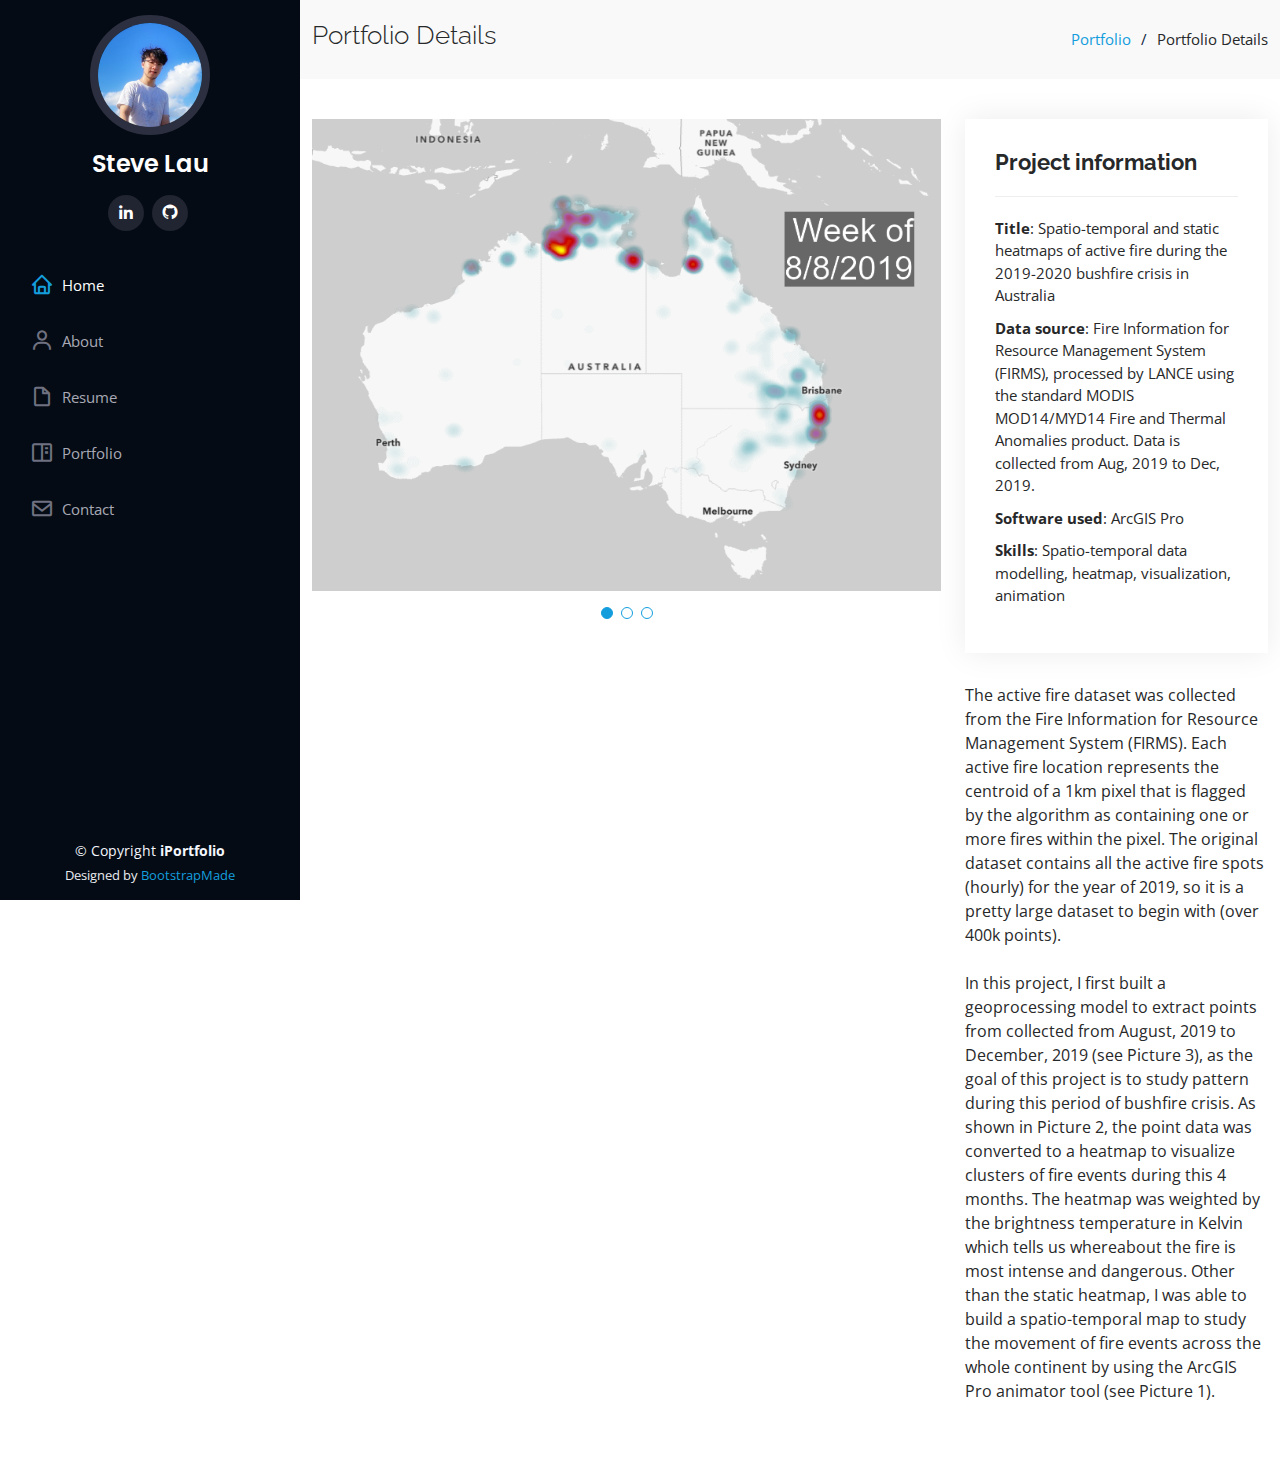
<file: portfolio-details-2.html>
<!DOCTYPE html>
<html lang="en">

<head>
  <meta charset="utf-8">
  <meta content="width=device-width, initial-scale=1.0" name="viewport">

  <title>Portfolio Details - iPortfolio Bootstrap Template</title>
  <meta content="" name="description">
  <meta content="" name="keywords">

  <!-- Favicons -->
  <link href="assets/img/favicon.ico" rel="icon">
  <link href="assets/img/apple-touch-icon.png" rel="apple-touch-icon">

  <!-- Google Fonts -->
  <link href="https://fonts.googleapis.com/css?family=Open+Sans:300,300i,400,400i,600,600i,700,700i|Raleway:300,300i,400,400i,500,500i,600,600i,700,700i|Poppins:300,300i,400,400i,500,500i,600,600i,700,700i" rel="stylesheet">

  <!-- Vendor CSS Files -->
  <link href="assets/vendor/aos/aos.css" rel="stylesheet">
  <link href="assets/vendor/bootstrap/css/bootstrap.min.css" rel="stylesheet">
  <link href="assets/vendor/bootstrap-icons/bootstrap-icons.css" rel="stylesheet">
  <link href="assets/vendor/boxicons/css/boxicons.min.css" rel="stylesheet">
  <link href="assets/vendor/glightbox/css/glightbox.min.css" rel="stylesheet">
  <link href="assets/vendor/swiper/swiper-bundle.min.css" rel="stylesheet">

  <!-- Template Main CSS File -->
  <link href="assets/css/style.css" rel="stylesheet">

  <!-- =======================================================
  * Template Name: iPortfolio - v3.5.0
  * Template URL: https://bootstrapmade.com/iportfolio-bootstrap-portfolio-websites-template/
  * Author: BootstrapMade.com
  * License: https://bootstrapmade.com/license/
  ======================================================== -->
</head>

<body>

  <!-- ======= Mobile nav toggle button ======= -->
  <i class="bi bi-list mobile-nav-toggle d-xl-none"></i>

  <!-- ======= Header ======= -->
  <header id="header">
    <div class="d-flex flex-column">

      <div class="profile">
        <img src="assets/img/steve1.png" alt="" class="img-fluid rounded-circle">
        <h1 class="text-light"><a href="index.html">Steve Lau</a></h1>
        <div class="social-links mt-3 text-center">
          <a href="https://www.linkedin.com/in/steve-l-b82a43117/" class="linkedin"><i class="bx bxl-linkedin"></i></a>
          <a href="https://github.com/stevecwlau" class="github"><i class="bx bxl-github"></i></a>
        </div>
      </div>

      <nav id="navbar" class="nav-menu navbar">
        <ul>
          <li><a href="index.html" class="nav-link scrollto active"><i class="bx bx-home"></i> <span>Home</span></a></li>
          <li><a href="index.html#about" class="nav-link scrollto"><i class="bx bx-user"></i> <span>About</span></a></li>
          <li><a href="index.html#resume" class="nav-link scrollto"><i class="bx bx-file-blank"></i> <span>Resume</span></a></li>
          <li><a href="index.html#portfolio" class="nav-link scrollto"><i class="bx bx-book-content"></i> <span>Portfolio</span></a></li>
          <li><a href="index.html#contact" class="nav-link scrollto"><i class="bx bx-envelope"></i> <span>Contact</span></a></li>
        </ul>
      </nav><!-- .nav-menu -->
    </div>
  </header><!-- End Header -->

  <main id="main">

    <!-- ======= Breadcrumbs ======= -->
    <section id="breadcrumbs" class="breadcrumbs">
      <div class="container">

        <div class="d-flex justify-content-between align-items-center">
          <h2>Portfolio Details</h2>
          <ol>
            <li><a href="index.html#portfolio">Portfolio</a></li>
            <li>Portfolio Details</li>
          </ol>
        </div>

      </div>
    </section><!-- End Breadcrumbs -->

    <!-- ======= Portfolio Details Section ======= -->
    <section id="portfolio-details" class="portfolio-details">
      <div class="container">

        <div class="row gy-4">

          <div class="col-lg-8">
            <div class="portfolio-details-slider swiper">
              <div class="swiper-wrapper align-items-center">

                <div class="swiper-slide">
                  <img src="assets/img/portfolio/Temporal/fire temporal.gif" alt="">
                </div>

                <div class="swiper-slide">
                  <img src="assets/img/portfolio/Temporal/fire.jpg" alt="">
                </div>

                <div class="swiper-slide">
                  <img src="assets/img/portfolio/Temporal/Workflow.PNG" alt="">
                </div>

              </div>
              <div class="swiper-pagination"></div>
            </div>
          </div>

          <div class="col-lg-4">
            <div class="portfolio-info">
              <h3>Project information</h3>
              <ul>
                <li><strong>Title</strong>: Spatio-temporal and static heatmaps of active fire during the 2019-2020 bushfire crisis in Australia</li>
                <li><strong>Data source</strong>: Fire Information for Resource Management System (FIRMS), processed by LANCE using the standard MODIS MOD14/MYD14 Fire and Thermal Anomalies product. Data is collected from Aug, 2019 to Dec, 2019.</li>
                <li><strong>Software used</strong>: ArcGIS Pro</li>
                <li><strong>Skills</strong>: Spatio-temporal data modelling, heatmap, visualization, animation</li>
              </ul>
            </div>
            <div class="portfolio-description">
              <p>
                The active fire dataset was collected from the Fire Information for Resource Management System (FIRMS). Each active fire location represents the centroid of a 1km pixel that is flagged by the algorithm as containing one or more fires within the pixel. The original dataset contains all the active fire spots (hourly) for the year of 2019, so it is a pretty large dataset to begin with (over 400k points).
                <br>
                <br>
                In this project, I first built a geoprocessing model to extract points from collected from August, 2019 to December, 2019 (see Picture 3), as the goal of this project is to study pattern during this period of bushfire crisis. As shown in Picture 2, the point data was converted to a heatmap to visualize clusters of fire events during this 4 months. The heatmap was weighted by the brightness temperature in Kelvin which tells us whereabout the fire is most intense and dangerous. Other than the static heatmap, I was able to build a spatio-temporal map to study the movement of fire events across the whole continent by using the ArcGIS Pro animator tool (see Picture 1).
              </p>
            </div>
          </div>

        </div>

      </div>
    </section><!-- End Portfolio Details Section -->

  </main><!-- End #main -->

  <!-- ======= Footer ======= -->
  <footer id="footer">
    <div class="container">
      <div class="copyright">
        &copy; Copyright <strong><span>iPortfolio</span></strong>
      </div>
      <div class="credits">
        <!-- All the links in the footer should remain intact. -->
        <!-- You can delete the links only if you purchased the pro version. -->
        <!-- Licensing information: https://bootstrapmade.com/license/ -->
        <!-- Purchase the pro version with working PHP/AJAX contact form: https://bootstrapmade.com/iportfolio-bootstrap-portfolio-websites-template/ -->
        Designed by <a href="https://bootstrapmade.com/">BootstrapMade</a>
      </div>
    </div>
  </footer><!-- End  Footer -->

  <a href="#" class="back-to-top d-flex align-items-center justify-content-center"><i class="bi bi-arrow-up-short"></i></a>

  <!-- Vendor JS Files -->
  <script src="assets/vendor/aos/aos.js"></script>
  <script src="assets/vendor/bootstrap/js/bootstrap.bundle.min.js"></script>
  <script src="assets/vendor/glightbox/js/glightbox.min.js"></script>
  <script src="assets/vendor/isotope-layout/isotope.pkgd.min.js"></script>
  <script src="assets/vendor/php-email-form/validate.js"></script>
  <script src="assets/vendor/purecounter/purecounter.js"></script>
  <script src="assets/vendor/swiper/swiper-bundle.min.js"></script>
  <script src="assets/vendor/typed.js/typed.min.js"></script>
  <script src="assets/vendor/waypoints/noframework.waypoints.js"></script>

  <!-- Template Main JS File -->
  <script src="assets/js/main.js"></script>

</body>

</html>
</file>
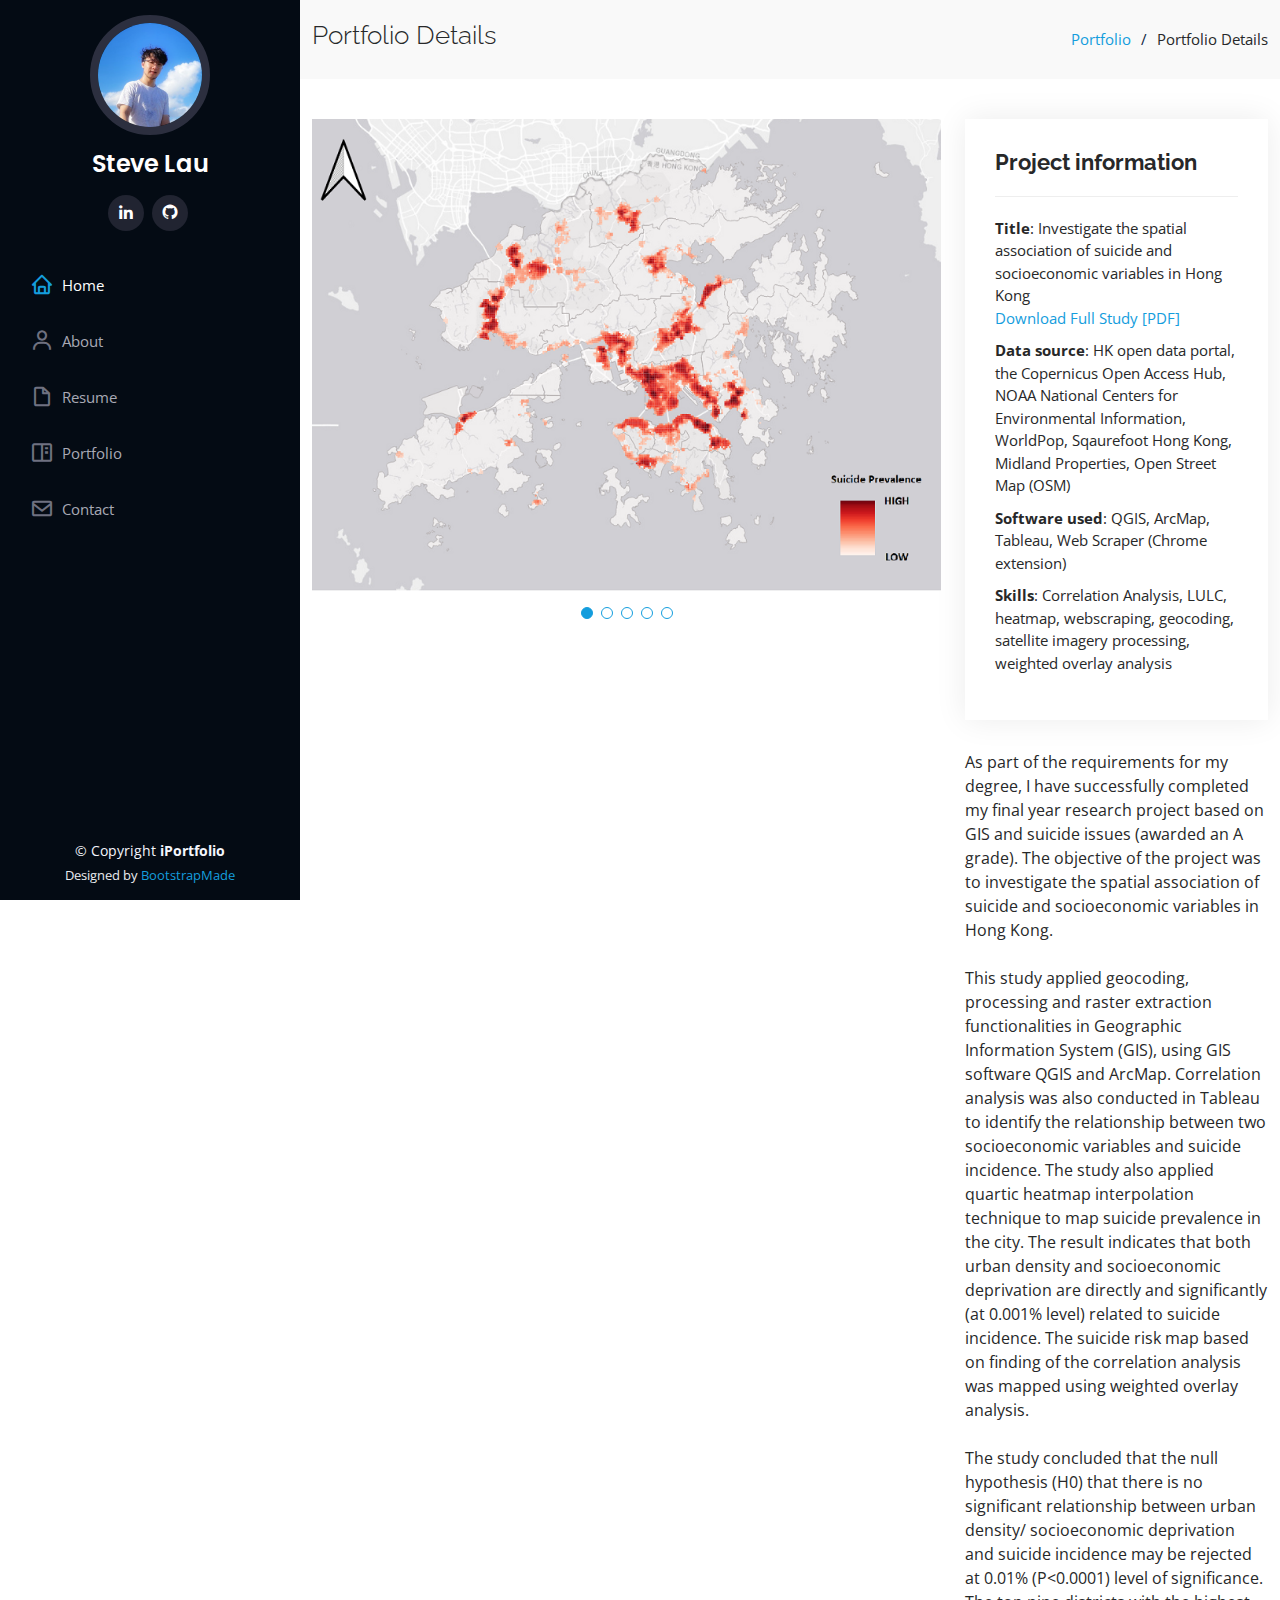
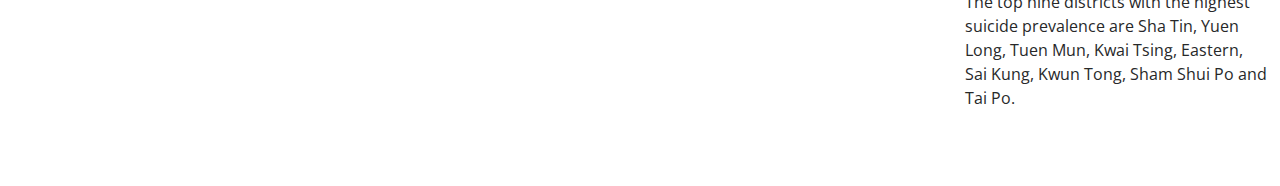
<file: portfolio-details-3.html>
<!DOCTYPE html>
<html lang="en">

<head>
  <meta charset="utf-8">
  <meta content="width=device-width, initial-scale=1.0" name="viewport">

  <title>Portfolio Details - iPortfolio Bootstrap Template</title>
  <meta content="" name="description">
  <meta content="" name="keywords">

  <!-- Favicons -->
  <link href="assets/img/favicon.ico" rel="icon">
  <link href="assets/img/apple-touch-icon.png" rel="apple-touch-icon">

  <!-- Google Fonts -->
  <link href="https://fonts.googleapis.com/css?family=Open+Sans:300,300i,400,400i,600,600i,700,700i|Raleway:300,300i,400,400i,500,500i,600,600i,700,700i|Poppins:300,300i,400,400i,500,500i,600,600i,700,700i" rel="stylesheet">

  <!-- Vendor CSS Files -->
  <link href="assets/vendor/aos/aos.css" rel="stylesheet">
  <link href="assets/vendor/bootstrap/css/bootstrap.min.css" rel="stylesheet">
  <link href="assets/vendor/bootstrap-icons/bootstrap-icons.css" rel="stylesheet">
  <link href="assets/vendor/boxicons/css/boxicons.min.css" rel="stylesheet">
  <link href="assets/vendor/glightbox/css/glightbox.min.css" rel="stylesheet">
  <link href="assets/vendor/swiper/swiper-bundle.min.css" rel="stylesheet">

  <!-- Template Main CSS File -->
  <link href="assets/css/style.css" rel="stylesheet">

  <!-- =======================================================
  * Template Name: iPortfolio - v3.5.0
  * Template URL: https://bootstrapmade.com/iportfolio-bootstrap-portfolio-websites-template/
  * Author: BootstrapMade.com
  * License: https://bootstrapmade.com/license/
  ======================================================== -->
</head>

<body>

  <!-- ======= Mobile nav toggle button ======= -->
  <i class="bi bi-list mobile-nav-toggle d-xl-none"></i>

  <!-- ======= Header ======= -->
  <header id="header">
    <div class="d-flex flex-column">

      <div class="profile">
        <img src="assets/img/steve1.png" alt="" class="img-fluid rounded-circle">
        <h1 class="text-light"><a href="index.html">Steve Lau</a></h1>
        <div class="social-links mt-3 text-center">
          <a href="https://www.linkedin.com/in/steve-l-b82a43117/" class="linkedin"><i class="bx bxl-linkedin"></i></a>
          <a href="https://github.com/stevecwlau" class="github"><i class="bx bxl-github"></i></a>
        </div>
      </div>

      <nav id="navbar" class="nav-menu navbar">
        <ul>
          <li><a href="index.html" class="nav-link scrollto active"><i class="bx bx-home"></i> <span>Home</span></a></li>
          <li><a href="index.html#about" class="nav-link scrollto"><i class="bx bx-user"></i> <span>About</span></a></li>
          <li><a href="index.html#resume" class="nav-link scrollto"><i class="bx bx-file-blank"></i> <span>Resume</span></a></li>
          <li><a href="index.html#portfolio" class="nav-link scrollto"><i class="bx bx-book-content"></i> <span>Portfolio</span></a></li>
          <li><a href="index.html#contact" class="nav-link scrollto"><i class="bx bx-envelope"></i> <span>Contact</span></a></li>
        </ul>
      </nav><!-- .nav-menu -->
    </div>
  </header><!-- End Header -->

  <main id="main">

    <!-- ======= Breadcrumbs ======= -->
    <section id="breadcrumbs" class="breadcrumbs">
      <div class="container">

        <div class="d-flex justify-content-between align-items-center">
          <h2>Portfolio Details</h2>
          <ol>
            <li><a href="index.html#portfolio">Portfolio</a></li>
            <li>Portfolio Details</li>
          </ol>
        </div>

      </div>
    </section><!-- End Breadcrumbs -->

    <!-- ======= Portfolio Details Section ======= -->
    <section id="portfolio-details" class="portfolio-details">
      <div class="container">

        <div class="row gy-4">

          <div class="col-lg-8">
            <div class="portfolio-details-slider swiper">
              <div class="swiper-wrapper align-items-center">

                <div class="swiper-slide">
                  <img src="assets/img/portfolio/FYP/suicide prevalence.png" alt="">
                </div>

                <div class="swiper-slide">
                  <img src="assets/img/portfolio/FYP/Framework.png" alt="">
                </div>

                <div class="swiper-slide">
                  <img src="assets/img/portfolio/FYP/Workflow.png" alt="">
                </div>

                <div class="swiper-slide">
                  <img src="assets/img/portfolio/FYP/CA-SEDEP.PNG" alt="">
                </div>

                <div class="swiper-slide">
                  <img src="assets/img/portfolio/FYP/CA-UD.PNG" alt="">
                </div>

              </div>
              <div class="swiper-pagination"></div>
            </div>
          </div>

          <div class="col-lg-4">
            <div class="portfolio-info">
              <h3>Project information</h3>
              <ul>
                <li><strong>Title</strong>: Investigate the spatial association of suicide and socioeconomic variables in Hong Kong
                  <br>
                  <a href="https://drive.google.com/file/d/1qxS-XjjeyEdwRvQe60YXyD7WChD4CEOG/view?usp=sharing">Download Full Study [PDF]</a></li>
                <li><strong>Data source</strong>: HK open data portal, the Copernicus Open Access Hub, NOAA National Centers for Environmental Information, WorldPop, Sqaurefoot Hong Kong, Midland Properties, Open Street Map (OSM)</li>
                <li><strong>Software used</strong>: QGIS, ArcMap, Tableau, Web Scraper (Chrome extension)</li>
                <li><strong>Skills</strong>: Correlation Analysis, LULC, heatmap, webscraping, geocoding, satellite imagery processing, weighted overlay analysis</li>
              </ul>
            </div>
            <div class="portfolio-description">
              <p>
                As part of the requirements for my degree, I have successfully completed my final year research project based on GIS and suicide issues (awarded an A grade). The objective of the project was to investigate the spatial association of suicide and socioeconomic variables in Hong Kong.
                <br>
                <br>
                This study applied geocoding, processing and raster extraction functionalities in Geographic Information System (GIS), using GIS software QGIS and ArcMap. Correlation analysis was also conducted in Tableau to identify the relationship between two socioeconomic variables and suicide incidence. The study also applied quartic heatmap interpolation technique to map suicide prevalence in the city. The result indicates that both urban density and socioeconomic deprivation are directly and significantly (at 0.001% level) related to suicide incidence. The suicide risk map based on finding of the correlation analysis was mapped using weighted overlay analysis.
                <br>
                <br>
                The study concluded that the null hypothesis (H0) that there is no significant relationship between urban density/ socioeconomic deprivation and suicide incidence may be rejected at 0.01% (P<0.0001) level of significance. The top nine districts with the highest suicide prevalence are Sha Tin, Yuen Long, Tuen Mun, Kwai Tsing, Eastern, Sai Kung, Kwun Tong, Sham Shui Po and Tai Po.
              </p>
            </div>
          </div>

        </div>

      </div>
    </section><!-- End Portfolio Details Section -->

  </main><!-- End #main -->

  <!-- ======= Footer ======= -->
  <footer id="footer">
    <div class="container">
      <div class="copyright">
        &copy; Copyright <strong><span>iPortfolio</span></strong>
      </div>
      <div class="credits">
        <!-- All the links in the footer should remain intact. -->
        <!-- You can delete the links only if you purchased the pro version. -->
        <!-- Licensing information: https://bootstrapmade.com/license/ -->
        <!-- Purchase the pro version with working PHP/AJAX contact form: https://bootstrapmade.com/iportfolio-bootstrap-portfolio-websites-template/ -->
        Designed by <a href="https://bootstrapmade.com/">BootstrapMade</a>
      </div>
    </div>
  </footer><!-- End  Footer -->

  <a href="#" class="back-to-top d-flex align-items-center justify-content-center"><i class="bi bi-arrow-up-short"></i></a>

  <!-- Vendor JS Files -->
  <script src="assets/vendor/aos/aos.js"></script>
  <script src="assets/vendor/bootstrap/js/bootstrap.bundle.min.js"></script>
  <script src="assets/vendor/glightbox/js/glightbox.min.js"></script>
  <script src="assets/vendor/isotope-layout/isotope.pkgd.min.js"></script>
  <script src="assets/vendor/php-email-form/validate.js"></script>
  <script src="assets/vendor/purecounter/purecounter.js"></script>
  <script src="assets/vendor/swiper/swiper-bundle.min.js"></script>
  <script src="assets/vendor/typed.js/typed.min.js"></script>
  <script src="assets/vendor/waypoints/noframework.waypoints.js"></script>

  <!-- Template Main JS File -->
  <script src="assets/js/main.js"></script>

</body>

</html>
</file>
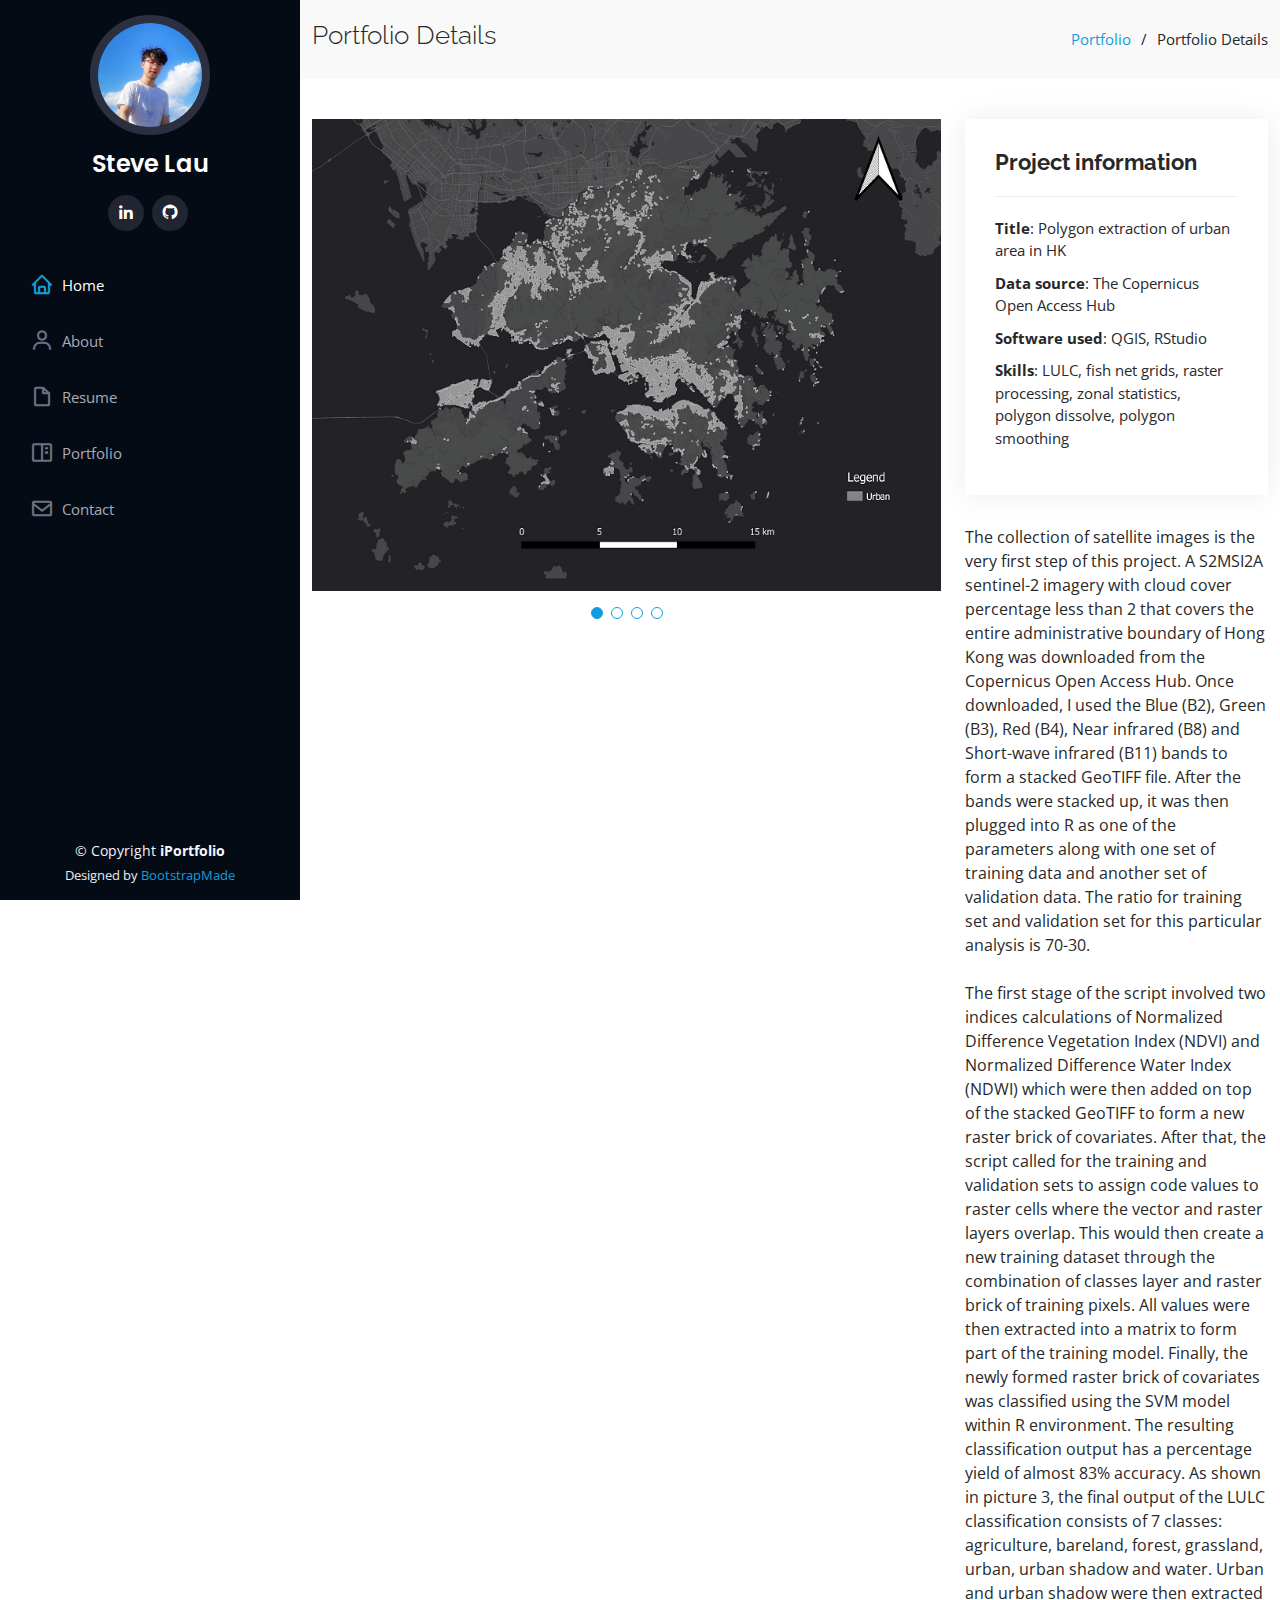
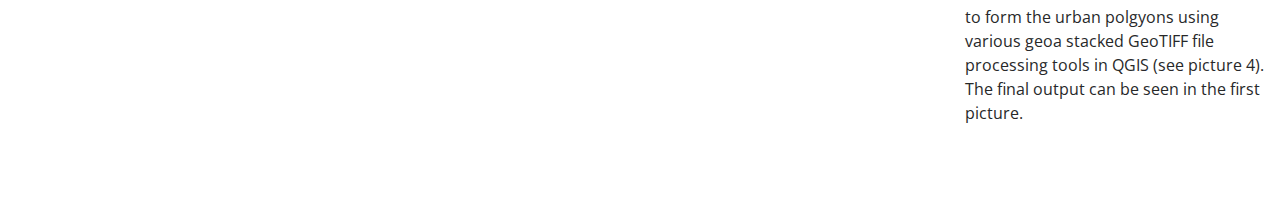
<file: portfolio-details.html>
<!DOCTYPE html>
<html lang="en">

<head>
  <meta charset="utf-8">
  <meta content="width=device-width, initial-scale=1.0" name="viewport">

  <title>Portfolio Details - iPortfolio Bootstrap Template</title>
  <meta content="" name="description">
  <meta content="" name="keywords">

  <!-- Favicons -->
  <link href="assets/img/favicon.ico" rel="icon">
  <link href="assets/img/apple-touch-icon.png" rel="apple-touch-icon">

  <!-- Google Fonts -->
  <link href="https://fonts.googleapis.com/css?family=Open+Sans:300,300i,400,400i,600,600i,700,700i|Raleway:300,300i,400,400i,500,500i,600,600i,700,700i|Poppins:300,300i,400,400i,500,500i,600,600i,700,700i" rel="stylesheet">

  <!-- Vendor CSS Files -->
  <link href="assets/vendor/aos/aos.css" rel="stylesheet">
  <link href="assets/vendor/bootstrap/css/bootstrap.min.css" rel="stylesheet">
  <link href="assets/vendor/bootstrap-icons/bootstrap-icons.css" rel="stylesheet">
  <link href="assets/vendor/boxicons/css/boxicons.min.css" rel="stylesheet">
  <link href="assets/vendor/glightbox/css/glightbox.min.css" rel="stylesheet">
  <link href="assets/vendor/swiper/swiper-bundle.min.css" rel="stylesheet">

  <!-- Template Main CSS File -->
  <link href="assets/css/style.css" rel="stylesheet">

  <!-- =======================================================
  * Template Name: iPortfolio - v3.5.0
  * Template URL: https://bootstrapmade.com/iportfolio-bootstrap-portfolio-websites-template/
  * Author: BootstrapMade.com
  * License: https://bootstrapmade.com/license/
  ======================================================== -->
</head>

<body>

  <!-- ======= Mobile nav toggle button ======= -->
  <i class="bi bi-list mobile-nav-toggle d-xl-none"></i>

  <!-- ======= Header ======= -->
  <header id="header">
    <div class="d-flex flex-column">

      <div class="profile">
        <img src="assets/img/steve1.png" alt="" class="img-fluid rounded-circle">
        <h1 class="text-light"><a href="index.html">Steve Lau</a></h1>
        <div class="social-links mt-3 text-center">
          <a href="https://www.linkedin.com/in/steve-l-b82a43117/" class="linkedin"><i class="bx bxl-linkedin"></i></a>
          <a href="https://github.com/stevecwlau" class="github"><i class="bx bxl-github"></i></a>
        </div>
      </div>

      <nav id="navbar" class="nav-menu navbar">
        <ul>
          <li><a href="index.html" class="nav-link scrollto active"><i class="bx bx-home"></i> <span>Home</span></a></li>
          <li><a href="index.html#about" class="nav-link scrollto"><i class="bx bx-user"></i> <span>About</span></a></li>
          <li><a href="index.html#resume" class="nav-link scrollto"><i class="bx bx-file-blank"></i> <span>Resume</span></a></li>
          <li><a href="index.html#portfolio" class="nav-link scrollto"><i class="bx bx-book-content"></i> <span>Portfolio</span></a></li>
          <li><a href="index.html#contact" class="nav-link scrollto"><i class="bx bx-envelope"></i> <span>Contact</span></a></li>
        </ul>
      </nav><!-- .nav-menu -->
    </div>
  </header><!-- End Header -->

  <main id="main">

    <!-- ======= Breadcrumbs ======= -->
    <section id="breadcrumbs" class="breadcrumbs">
      <div class="container">

        <div class="d-flex justify-content-between align-items-center">
          <h2>Portfolio Details</h2>
          <ol>
            <li><a href="index.html#portfolio">Portfolio</a></li>
            <li>Portfolio Details</li>
          </ol>
        </div>

      </div>
    </section><!-- End Breadcrumbs -->

    <!-- ======= Portfolio Details Section ======= -->
    <section id="portfolio-details" class="portfolio-details">
      <div class="container">

        <div class="row gy-4">

          <div class="col-lg-8">
            <div class="portfolio-details-slider swiper">
              <div class="swiper-wrapper align-items-center">

                <div class="swiper-slide">
                  <img src="assets/img/portfolio/Urban extraction/urban.png" alt="">
                </div>

                <div class="swiper-slide">
                  <img src="assets/img/portfolio/Urban extraction/training.png" alt="">
                </div>

                <div class="swiper-slide">
                  <img src="assets/img/portfolio/Urban extraction/lulc.png" alt="">
                </div>

                <div class="swiper-slide">
                  <img src="assets/img/portfolio/Urban extraction/Workflow.PNG" alt="">
                </div>

              </div>
              <div class="swiper-pagination"></div>
            </div>
          </div>

          <div class="col-lg-4">
            <div class="portfolio-info">
              <h3>Project information</h3>
              <ul>
                <li><strong>Title</strong>: Polygon extraction of urban area in HK</li>
                <li><strong>Data source</strong>: The Copernicus Open Access Hub</li>
                <li><strong>Software used</strong>: QGIS, RStudio</li>
                <li><strong>Skills</strong>: LULC, fish net grids, raster processing, zonal statistics, polygon dissolve, polygon smoothing</li>
              </ul>
            </div>
            <div class="portfolio-description">
              <p>
                The collection of satellite images is the very first step of this project. A S2MSI2A sentinel-2 imagery with cloud cover percentage less than 2 that covers the entire administrative boundary of Hong Kong was downloaded from the Copernicus Open Access Hub. Once downloaded, I used the Blue (B2), Green (B3), Red (B4), Near infrared (B8) and Short-wave infrared (B11) bands to form a stacked GeoTIFF file. After the bands were stacked up, it was then plugged into R as one of the parameters along with one set of training data and another set of validation data. The ratio for training set and validation set for this particular analysis is 70-30.
                <br>
                <br>
                The first stage of the script involved two indices calculations of Normalized Difference Vegetation Index (NDVI) and Normalized Difference Water Index (NDWI) which were then added on top of the stacked GeoTIFF to form a new raster brick of covariates. After that, the script called for the training and validation sets to assign code values to raster cells where the vector and raster layers overlap. This would then create a new training dataset through the combination of classes layer and raster brick of training pixels. All values were then extracted into a matrix to form part of the training model. Finally, the newly formed raster brick of covariates was classified using the SVM model within R environment. The resulting classification output has a percentage yield of almost 83% accuracy. As shown in picture 3, the final output of the LULC classification consists of 7 classes: agriculture, bareland, forest, grassland, urban, urban shadow and water. Urban and urban shadow were then extracted to form the urban polgyons using various geoa stacked GeoTIFF file processing tools in QGIS (see picture 4). The final output can be seen in the first picture.
              </p>
            </div>
          </div>

        </div>

      </div>
    </section><!-- End Portfolio Details Section -->

  </main><!-- End #main -->

  <!-- ======= Footer ======= -->
  <footer id="footer">
    <div class="container">
      <div class="copyright">
        &copy; Copyright <strong><span>iPortfolio</span></strong>
      </div>
      <div class="credits">
        <!-- All the links in the footer should remain intact. -->
        <!-- You can delete the links only if you purchased the pro version. -->
        <!-- Licensing information: https://bootstrapmade.com/license/ -->
        <!-- Purchase the pro version with working PHP/AJAX contact form: https://bootstrapmade.com/iportfolio-bootstrap-portfolio-websites-template/ -->
        Designed by <a href="https://bootstrapmade.com/">BootstrapMade</a>
      </div>
    </div>
  </footer><!-- End  Footer -->

  <a href="#" class="back-to-top d-flex align-items-center justify-content-center"><i class="bi bi-arrow-up-short"></i></a>

  <!-- Vendor JS Files -->
  <script src="assets/vendor/aos/aos.js"></script>
  <script src="assets/vendor/bootstrap/js/bootstrap.bundle.min.js"></script>
  <script src="assets/vendor/glightbox/js/glightbox.min.js"></script>
  <script src="assets/vendor/isotope-layout/isotope.pkgd.min.js"></script>
  <script src="assets/vendor/php-email-form/validate.js"></script>
  <script src="assets/vendor/purecounter/purecounter.js"></script>
  <script src="assets/vendor/swiper/swiper-bundle.min.js"></script>
  <script src="assets/vendor/typed.js/typed.min.js"></script>
  <script src="assets/vendor/waypoints/noframework.waypoints.js"></script>

  <!-- Template Main JS File -->
  <script src="assets/js/main.js"></script>

</body>

</html>
</file>
<file: assets/css/style.css>
/**
* Template Name: iPortfolio - v3.5.0
* Template URL: https://bootstrapmade.com/iportfolio-bootstrap-portfolio-websites-template/
* Author: BootstrapMade.com
* License: https://bootstrapmade.com/license/
*/

/*--------------------------------------------------------------
# General
--------------------------------------------------------------*/
body {
  font-family: "Open Sans", sans-serif;
  color: #272829;
}

a {
  color: #149ddd;
  text-decoration: none;
}

a:hover {
  color: #37b3ed;
  text-decoration: none;
}

h1, h2, h3, h4, h5, h6 {
  font-family: "Raleway", sans-serif;
}

/*--------------------------------------------------------------
# Back to top button
--------------------------------------------------------------*/
.back-to-top {
  position: fixed;
  visibility: hidden;
  opacity: 0;
  right: 15px;
  bottom: 15px;
  z-index: 996;
  background: #149ddd;
  width: 40px;
  height: 40px;
  border-radius: 50px;
  transition: all 0.4s;
}
.back-to-top i {
  font-size: 28px;
  color: #fff;
  line-height: 0;
}
.back-to-top:hover {
  background: #2eafec;
  color: #fff;
}
.back-to-top.active {
  visibility: visible;
  opacity: 1;
}

/*--------------------------------------------------------------
# Header
--------------------------------------------------------------*/
#header {
  position: fixed;
  top: 0;
  left: 0;
  bottom: 0;
  width: 300px;
  transition: all ease-in-out 0.5s;
  z-index: 9997;
  transition: all 0.5s;
  padding: 0 15px;
  background: #040b14;
  overflow-y: auto;
}
#header .profile img {
  margin: 15px auto;
  display: block;
  width: 120px;
  border: 8px solid #2c2f3f;
}
#header .profile h1 {
  font-size: 24px;
  margin: 0;
  padding: 0;
  font-weight: 600;
  -moz-text-align-last: center;
  text-align-last: center;
  font-family: "Poppins", sans-serif;
}
#header .profile h1 a, #header .profile h1 a:hover {
  color: #fff;
  text-decoration: none;
}
#header .profile .social-links a {
  font-size: 18px;
  display: inline-block;
  background: #212431;
  color: #fff;
  line-height: 1;
  padding: 8px 0;
  margin-right: 4px;
  border-radius: 50%;
  text-align: center;
  width: 36px;
  height: 36px;
  transition: 0.3s;
}
#header .profile .social-links a:hover {
  background: #149ddd;
  color: #fff;
  text-decoration: none;
}

#main {
  margin-left: 300px;
}

@media (max-width: 1199px) {
  #header {
    left: -300px;
  }

  #main {
    margin-left: 0;
  }
}
/*--------------------------------------------------------------
# Navigation Menu
--------------------------------------------------------------*/
/* Desktop Navigation */
.nav-menu {
  padding: 30px 0 0 0;
}
.nav-menu * {
  margin: 0;
  padding: 0;
  list-style: none;
}
.nav-menu > ul > li {
  position: relative;
  white-space: nowrap;
}
.nav-menu a, .nav-menu a:focus {
  display: flex;
  align-items: center;
  color: #a8a9b4;
  padding: 12px 15px;
  margin-bottom: 8px;
  transition: 0.3s;
  font-size: 15px;
}
.nav-menu a i, .nav-menu a:focus i {
  font-size: 24px;
  padding-right: 8px;
  color: #6f7180;
}
.nav-menu a:hover, .nav-menu .active, .nav-menu .active:focus, .nav-menu li:hover > a {
  text-decoration: none;
  color: #fff;
}
.nav-menu a:hover i, .nav-menu .active i, .nav-menu .active:focus i, .nav-menu li:hover > a i {
  color: #149ddd;
}

/* Mobile Navigation */
.mobile-nav-toggle {
  position: fixed;
  right: 15px;
  top: 15px;
  z-index: 9998;
  border: 0;
  font-size: 24px;
  transition: all 0.4s;
  outline: none !important;
  background-color: #149ddd;
  color: #fff;
  width: 40px;
  height: 40px;
  display: inline-flex;
  align-items: center;
  justify-content: center;
  line-height: 0;
  border-radius: 50px;
  cursor: pointer;
}

.mobile-nav-active {
  overflow: hidden;
}
.mobile-nav-active #header {
  left: 0;
}

/*--------------------------------------------------------------
# Hero Section
--------------------------------------------------------------*/
#hero {
  width: 100%;
  height: 100vh;
  background: url("../img/hongkong_edited.png") top center;
  background-size: cover;
}
#hero:before {
  content: "";
  background: rgba(5, 13, 24, 0.3);
  position: absolute;
  bottom: 0;
  top: 0;
  left: 0;
  right: 0;
  z-index: 1;
}
#hero .hero-container {
  position: relative;
  z-index: 2;
  min-width: 300px;
}
#hero h1 {
  margin: 0 0 10px 0;
  font-size: 64px;
  font-weight: 700;
  line-height: 56px;
  color: #fff;
}
#hero p {
  color: #fff;
  margin-bottom: 50px;
  font-size: 26px;
  font-family: "Poppins", sans-serif;
}
#hero p span {
  color: #fff;
  padding-bottom: 4px;
  letter-spacing: 1px;
  border-bottom: 3px solid #149ddd;
}
@media (min-width: 1024px) {
  #hero {
    background-attachment: fixed;
  }
}
@media (max-width: 768px) {
  #hero h1 {
    font-size: 28px;
    line-height: 36px;
  }
  #hero h2 {
    font-size: 18px;
    line-height: 24px;
    margin-bottom: 30px;
  }
}

/*--------------------------------------------------------------
# Sections General
--------------------------------------------------------------*/
section {
  padding: 60px 0;
  overflow: hidden;
}

.section-bg {
  background: #f5f8fd;
}

.section-title {
  padding-bottom: 30px;
}
.section-title h2 {
  font-size: 32px;
  font-weight: bold;
  margin-bottom: 20px;
  padding-bottom: 20px;
  position: relative;
  color: #173b6c;
}
.section-title h2::after {
  content: "";
  position: absolute;
  display: block;
  width: 50px;
  height: 3px;
  background: #149ddd;
  bottom: 0;
  left: 0;
}
.section-title p {
  margin-bottom: 0;
}

/*--------------------------------------------------------------
# About
--------------------------------------------------------------*/
.about .content h3 {
  font-weight: 700;
  font-size: 26px;
  color: #173b6c;
}
.about .content ul {
  list-style: none;
  padding: 0;
}
.about .content ul li {
  margin-bottom: 20px;
  display: flex;
  align-items: center;
}
.about .content ul strong {
  margin-right: 10px;
}
.about .content ul i {
  font-size: 16px;
  margin-right: 5px;
  color: #149ddd;
  line-height: 0;
}
.about .content p:last-child {
  margin-bottom: 0;
}

/*--------------------------------------------------------------
# Facts
--------------------------------------------------------------*/
.facts {
  padding-bottom: 30px;
}
.facts .count-box {
  padding: 30px;
  width: 100%;
}
.facts .count-box i {
  display: block;
  font-size: 44px;
  color: #149ddd;
  float: left;
  line-height: 0;
}
.facts .count-box span {
  font-size: 48px;
  line-height: 40px;
  display: block;
  font-weight: 700;
  color: #050d18;
  margin-left: 60px;
}
.facts .count-box p {
  padding: 15px 0 0 0;
  margin: 0 0 0 60px;
  font-family: "Raleway", sans-serif;
  font-size: 14px;
  color: #122f57;
}
.facts .count-box a {
  font-weight: 600;
  display: block;
  margin-top: 20px;
  color: #122f57;
  font-size: 15px;
  font-family: "Poppins", sans-serif;
  transition: ease-in-out 0.3s;
}
.facts .count-box a:hover {
  color: #1f5297;
}

/*--------------------------------------------------------------
# Akills
--------------------------------------------------------------*/
.skills .progress {
  height: 60px;
  display: block;
  background: none;
  border-radius: 0;
}
.skills .progress .skill {
  padding: 0;
  margin: 0 0 6px 0;
  text-transform: uppercase;
  display: block;
  font-weight: 600;
  font-family: "Poppins", sans-serif;
  color: #050d18;
}
.skills .progress .skill .val {
  float: right;
  font-style: normal;
}
.skills .progress-bar-wrap {
  background: #dce8f8;
  height: 10px;
}
.skills .progress-bar {
  width: 1px;
  height: 10px;
  transition: 0.9s;
  background-color: #149ddd;
}

/*--------------------------------------------------------------
# Resume
--------------------------------------------------------------*/
.resume .resume-title {
  font-size: 26px;
  font-weight: 700;
  margin-top: 20px;
  margin-bottom: 20px;
  color: #050d18;
}
.resume .resume-item {
  padding: 0 0 20px 20px;
  margin-top: -2px;
  border-left: 2px solid #1f5297;
  position: relative;
}
.resume .resume-item h4 {
  line-height: 18px;
  font-size: 18px;
  font-weight: 600;
  text-transform: uppercase;
  font-family: "Poppins", sans-serif;
  color: #050d18;
  margin-bottom: 10px;
}
.resume .resume-item h5 {
  font-size: 16px;
  background: #e4edf9;
  padding: 5px 15px;
  display: inline-block;
  font-weight: 600;
  margin-bottom: 10px;
}
.resume .resume-item ul {
  padding-left: 20px;
}
.resume .resume-item ul li {
  padding-bottom: 10px;
}
.resume .resume-item:last-child {
  padding-bottom: 0;
}
.resume .resume-item::before {
  content: "";
  position: absolute;
  width: 16px;
  height: 16px;
  border-radius: 50px;
  left: -9px;
  top: 0;
  background: #fff;
  border: 2px solid #1f5297;
}

/*--------------------------------------------------------------
# Portfolio
--------------------------------------------------------------*/
.portfolio .portfolio-item {
  margin-bottom: 30px;
}
.portfolio #portfolio-flters {
  padding: 0;
  margin: 0 auto 35px auto;
  list-style: none;
  text-align: center;
  background: #fff;
  border-radius: 50px;
  padding: 2px 15px;
}
.portfolio #portfolio-flters li {
  cursor: pointer;
  display: inline-block;
  padding: 10px 15px 8px 15px;
  font-size: 14px;
  font-weight: 600;
  line-height: 1;
  text-transform: uppercase;
  color: #272829;
  margin-bottom: 5px;
  transition: all 0.3s ease-in-out;
}
.portfolio #portfolio-flters li:hover, .portfolio #portfolio-flters li.filter-active {
  color: #149ddd;
}
.portfolio #portfolio-flters li:last-child {
  margin-right: 0;
}
.portfolio .portfolio-wrap {
  transition: 0.3s;
  position: relative;
  overflow: hidden;
  z-index: 1;
}
.portfolio .portfolio-wrap::before {
  content: "";
  background: rgba(255, 255, 255, 0.5);
  position: absolute;
  left: 0;
  right: 0;
  top: 0;
  bottom: 0;
  transition: all ease-in-out 0.3s;
  z-index: 2;
  opacity: 0;
}
.portfolio .portfolio-wrap .portfolio-links {
  opacity: 1;
  left: 0;
  right: 0;
  bottom: -60px;
  z-index: 3;
  position: absolute;
  transition: all ease-in-out 0.3s;
  display: flex;
  justify-content: center;
}
.portfolio .portfolio-wrap .portfolio-links a {
  color: #fff;
  font-size: 28px;
  text-align: center;
  background: rgba(20, 157, 221, 0.75);
  transition: 0.3s;
  width: 50%;
}
.portfolio .portfolio-wrap .portfolio-links a:hover {
  background: rgba(20, 157, 221, 0.95);
}
.portfolio .portfolio-wrap .portfolio-links a + a {
  border-left: 1px solid #37b3ed;
}
.portfolio .portfolio-wrap:hover::before {
  top: 0;
  left: 0;
  right: 0;
  bottom: 0;
  opacity: 1;
}
.portfolio .portfolio-wrap:hover .portfolio-links {
  opacity: 1;
  bottom: 0;
}

/*--------------------------------------------------------------
# Portfolio Details
--------------------------------------------------------------*/
.portfolio-details {
  padding-top: 40px;
}
.portfolio-details .portfolio-details-slider img {
  width: 100%;
}
.portfolio-details .portfolio-details-slider .swiper-pagination {
  margin-top: 20px;
  position: relative;
}
.portfolio-details .portfolio-details-slider .swiper-pagination .swiper-pagination-bullet {
  width: 12px;
  height: 12px;
  background-color: #fff;
  opacity: 1;
  border: 1px solid #149ddd;
}
.portfolio-details .portfolio-details-slider .swiper-pagination .swiper-pagination-bullet-active {
  background-color: #149ddd;
}
.portfolio-details .portfolio-info {
  padding: 30px;
  box-shadow: 0px 0 30px rgba(5, 13, 24, 0.08);
}
.portfolio-details .portfolio-info h3 {
  font-size: 22px;
  font-weight: 700;
  margin-bottom: 20px;
  padding-bottom: 20px;
  border-bottom: 1px solid #eee;
}
.portfolio-details .portfolio-info ul {
  list-style: none;
  padding: 0;
  font-size: 15px;
}
.portfolio-details .portfolio-info ul li + li {
  margin-top: 10px;
}
.portfolio-details .portfolio-description {
  padding-top: 30px;
}
.portfolio-details .portfolio-description h2 {
  font-size: 26px;
  font-weight: 700;
  margin-bottom: 20px;
}
.portfolio-details .portfolio-description p {
  padding: 0;
}

/*--------------------------------------------------------------
# Services
--------------------------------------------------------------*/
.services .icon-box {
  margin-bottom: 20px;
}
.services .icon {
  float: left;
  display: flex;
  align-items: center;
  justify-content: center;
  width: 54px;
  height: 54px;
  background: #149ddd;
  border-radius: 50%;
  transition: 0.5s;
  border: 1px solid #149ddd;
}
.services .icon i {
  color: #fff;
  font-size: 24px;
  line-height: 0;
}
.services .icon-box:hover .icon {
  background: #fff;
}
.services .icon-box:hover .icon i {
  color: #149ddd;
}
.services .title {
  margin-left: 80px;
  font-weight: 700;
  margin-bottom: 15px;
  font-size: 18px;
}
.services .title a {
  color: #343a40;
}
.services .title a:hover {
  color: #149ddd;
}
.services .description {
  margin-left: 80px;
  line-height: 24px;
  font-size: 14px;
}

/*--------------------------------------------------------------
# Testimonials
--------------------------------------------------------------*/
.testimonials .testimonials-carousel, .testimonials .testimonials-slider {
  overflow: hidden;
}
.testimonials .testimonial-item {
  box-sizing: content-box;
  text-align: center;
  min-height: 320px;
}
.testimonials .testimonial-item .testimonial-img {
  width: 90px;
  border-radius: 50%;
  margin: 0 auto;
}
.testimonials .testimonial-item h3 {
  font-size: 18px;
  font-weight: bold;
  margin: 10px 0 5px 0;
  color: #111;
}
.testimonials .testimonial-item h4 {
  font-size: 14px;
  color: #999;
  margin: 0;
}
.testimonials .testimonial-item .quote-icon-left, .testimonials .testimonial-item .quote-icon-right {
  color: #c3e8fa;
  font-size: 26px;
}
.testimonials .testimonial-item .quote-icon-left {
  display: inline-block;
  left: -5px;
  position: relative;
}
.testimonials .testimonial-item .quote-icon-right {
  display: inline-block;
  right: -5px;
  position: relative;
  top: 10px;
}
.testimonials .testimonial-item p {
  font-style: italic;
  margin: 0 15px 15px 15px;
  padding: 20px;
  background: #fff;
  position: relative;
  margin-bottom: 35px;
  border-radius: 6px;
  box-shadow: 0px 2px 15px rgba(0, 0, 0, 0.1);
}
.testimonials .testimonial-item p::after {
  content: "";
  width: 0;
  height: 0;
  border-top: 20px solid #fff;
  border-right: 20px solid transparent;
  border-left: 20px solid transparent;
  position: absolute;
  bottom: -20px;
  left: calc(50% - 20px);
}
.testimonials .swiper-pagination {
  margin-top: 20px;
  position: relative;
}
.testimonials .swiper-pagination .swiper-pagination-bullet {
  width: 12px;
  height: 12px;
  background-color: #fff;
  opacity: 1;
  border: 1px solid #149ddd;
}
.testimonials .swiper-pagination .swiper-pagination-bullet-active {
  background-color: #149ddd;
}

/*--------------------------------------------------------------
# Contact
--------------------------------------------------------------*/
.contact {
  padding-bottom: 130px;
}
.contact .info {
  padding: 30px;
  background: #fff;
  width: 100%;
  box-shadow: 0 0 24px 0 rgba(0, 0, 0, 0.12);
}
.contact .info i {
  font-size: 20px;
  color: #149ddd;
  float: left;
  width: 44px;
  height: 44px;
  background: #dff3fc;
  display: flex;
  justify-content: center;
  align-items: center;
  border-radius: 50px;
  transition: all 0.3s ease-in-out;
}
.contact .info h4 {
  padding: 0 0 0 60px;
  font-size: 22px;
  font-weight: 600;
  margin-bottom: 5px;
  color: #050d18;
}
.contact .info p {
  padding: 0 0 10px 60px;
  margin-bottom: 20px;
  font-size: 14px;
  color: #173b6c;
}
.contact .info .email p {
  padding-top: 5px;
}
.contact .info .social-links {
  padding-left: 60px;
}
.contact .info .social-links a {
  font-size: 18px;
  display: inline-block;
  background: #333;
  color: #fff;
  line-height: 1;
  padding: 8px 0;
  border-radius: 50%;
  text-align: center;
  width: 36px;
  height: 36px;
  transition: 0.3s;
  margin-right: 10px;
}
.contact .info .social-links a:hover {
  background: #149ddd;
  color: #fff;
}
.contact .info .email:hover i, .contact .info .address:hover i, .contact .info .phone:hover i {
  background: #149ddd;
  color: #fff;
}
.contact .php-email-form {
  width: 100%;
  padding: 30px;
  background: #fff;
  box-shadow: 0 0 24px 0 rgba(0, 0, 0, 0.12);
}
.contact .php-email-form .form-group {
  padding-bottom: 8px;
}
.contact .php-email-form .validate {
  display: none;
  color: red;
  margin: 0 0 15px 0;
  font-weight: 400;
  font-size: 13px;
}
.contact .php-email-form .error-message {
  display: none;
  color: #fff;
  background: #ed3c0d;
  text-align: left;
  padding: 15px;
  font-weight: 600;
}
.contact .php-email-form .error-message br + br {
  margin-top: 25px;
}
.contact .php-email-form .sent-message {
  display: none;
  color: #fff;
  background: #18d26e;
  text-align: center;
  padding: 15px;
  font-weight: 600;
}
.contact .php-email-form .loading {
  display: none;
  background: #fff;
  text-align: center;
  padding: 15px;
}
.contact .php-email-form .loading:before {
  content: "";
  display: inline-block;
  border-radius: 50%;
  width: 24px;
  height: 24px;
  margin: 0 10px -6px 0;
  border: 3px solid #18d26e;
  border-top-color: #eee;
  -webkit-animation: animate-loading 1s linear infinite;
  animation: animate-loading 1s linear infinite;
}
.contact .php-email-form .form-group {
  margin-bottom: 15px;
}
.contact .php-email-form label {
  padding-bottom: 8px;
}
.contact .php-email-form input, .contact .php-email-form textarea {
  border-radius: 0;
  box-shadow: none;
  font-size: 14px;
}
.contact .php-email-form input {
  height: 44px;
}
.contact .php-email-form textarea {
  padding: 10px 15px;
}
.contact .php-email-form button[type=submit] {
  background: #149ddd;
  border: 0;
  padding: 10px 24px;
  color: #fff;
  transition: 0.4s;
  border-radius: 4px;
}
.contact .php-email-form button[type=submit]:hover {
  background: #37b3ed;
}
@-webkit-keyframes animate-loading {
  0% {
    transform: rotate(0deg);
  }
  100% {
    transform: rotate(360deg);
  }
}
@keyframes animate-loading {
  0% {
    transform: rotate(0deg);
  }
  100% {
    transform: rotate(360deg);
  }
}

/*--------------------------------------------------------------
# Breadcrumbs
--------------------------------------------------------------*/
.breadcrumbs {
  padding: 20px 0;
  background: #f9f9f9;
}
.breadcrumbs h2 {
  font-size: 26px;
  font-weight: 300;
}
.breadcrumbs ol {
  display: flex;
  flex-wrap: wrap;
  list-style: none;
  padding: 0;
  margin: 0;
  font-size: 15px;
}
.breadcrumbs ol li + li {
  padding-left: 10px;
}
.breadcrumbs ol li + li::before {
  display: inline-block;
  padding-right: 10px;
  color: #0e2442;
  content: "/";
}
@media (max-width: 768px) {
  .breadcrumbs .d-flex {
    display: block !important;
  }
  .breadcrumbs ol {
    display: block;
  }
  .breadcrumbs ol li {
    display: inline-block;
  }
}

/*--------------------------------------------------------------
# Footer
--------------------------------------------------------------*/
#footer {
  padding: 15px;
  color: #f4f6fd;
  font-size: 14px;
  position: fixed;
  left: 0;
  bottom: 0;
  width: 300px;
  z-index: 9999;
  background: #040b14;
}
#footer .copyright {
  text-align: center;
}
#footer .credits {
  padding-top: 5px;
  text-align: center;
  font-size: 13px;
  color: #eaebf0;
}
@media (max-width: 1199px) {
  #footer {
    position: static;
    width: auto;
    padding-right: 20px 15px;
  }
}
</file>
